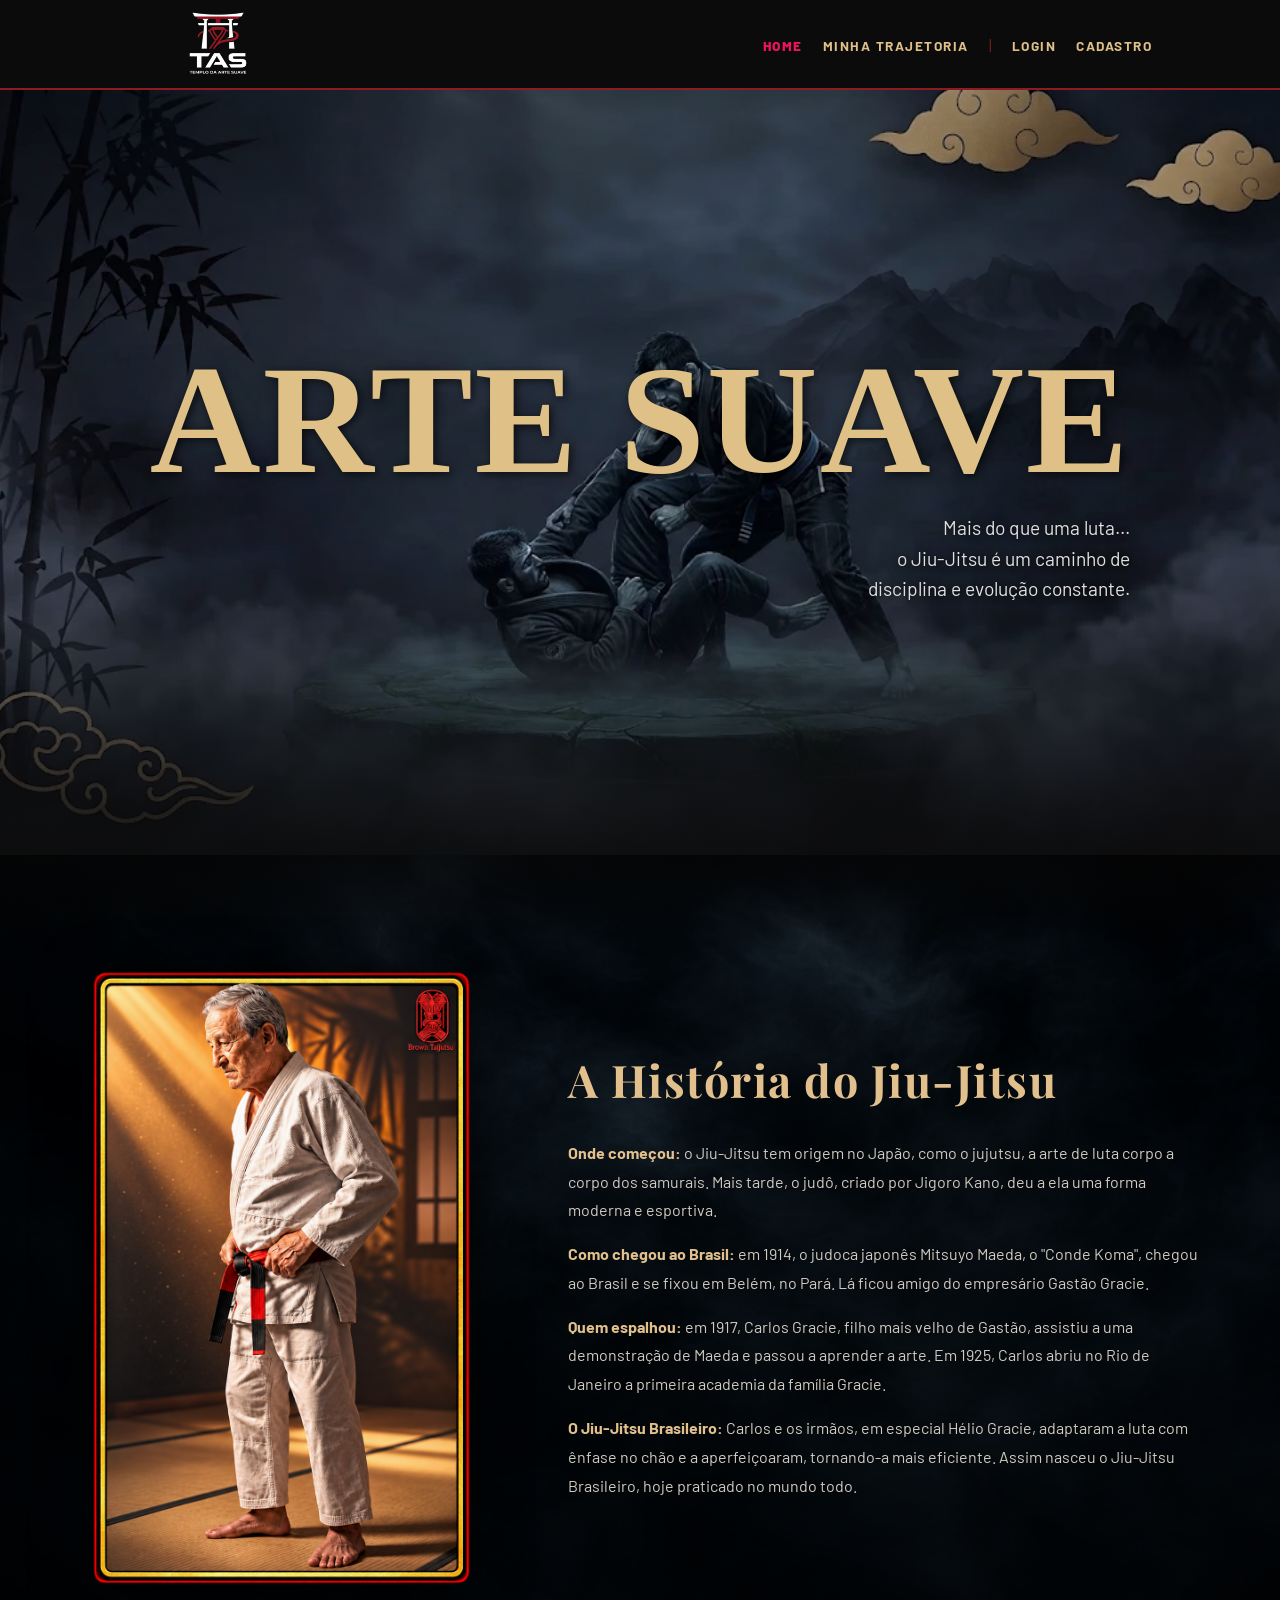
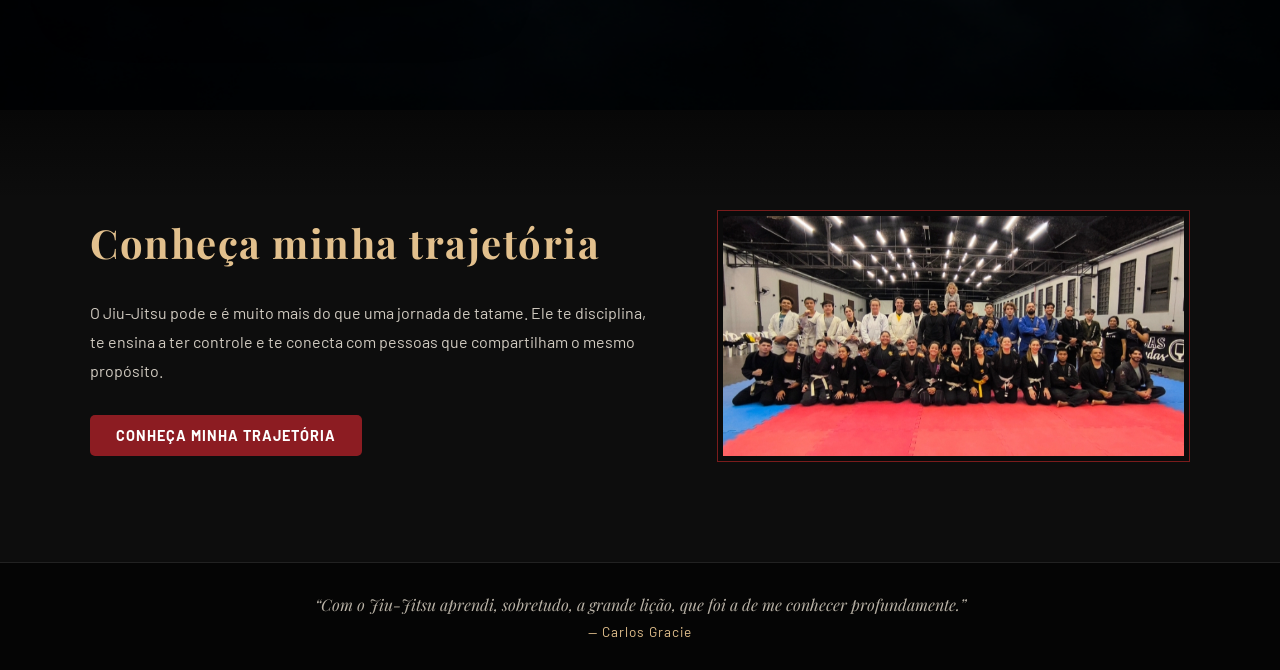
<file: public/index.html>
<!DOCTYPE html>
<html lang="pt-br">

<head>
    <meta charset="UTF-8">
    <meta name="viewport" content="width=device-width, initial-scale=1.0">
    <title>TAS | Templo da Arte Suave</title>
    <link rel="stylesheet" href="./css/base.css">
    <link rel="stylesheet" href="./css/home.css">
</head>

<body>

    <!-- Cabeçalho e Barra de Navegação -->
    <header class="header">
        <div class="container">
            <a href="index.html" class="logo-container">
                <img src="./assets/imgs/logotipo.png" alt="Logo TAS" class="logo-image">
            </a>
            <ul class="navbar">
                <li><a href="index.html" class="agora">Home</a></li>
                <li><a href="minhatrajetoria.html">Minha Trajetoria</a></li>
                <li class="divider">|</li>
                <li><a href="login.html">Login</a></li>
                <li><a href="cadastro.html">Cadastro</a></li>
            </ul>
        </div>
    </header>

    <!-- Banner Principal -->
    <section class="hero-section">
        <div class="hero-overlay"></div>
        <div class="hero-content-wrapper container">
            <div class="hero-text-container">
                <h1 class="hero-title">ARTE SUAVE</h1>
                <p class="hero-subtitle">
                Mais do que uma luta...<br>
                o Jiu-Jitsu é um caminho de<br>
                disciplina e evolução constante.
            </p>
            </div>
        </div>
    </section>

    <!-- Seção: A História do Jiu-Jitsu -->
    <section class="secao-historia">
        <div class="historia-grid">
            <div class="historia-foto">
                <img src="./assets/imgs/carlosgracie.png" alt="Ilustração de um mestre de Jiu-Jitsu">
            </div>
            <div class="historia-texto">
                <h2 class="titulo-secao">A História do Jiu-Jitsu</h2>
                <div class="texto-bloco">
                    <p><b>Onde começou:</b> o Jiu-Jitsu tem origem no Japão, como o jujutsu, a arte de luta corpo a corpo
                        dos samurais. Mais tarde, o judô, criado por Jigoro Kano, deu a ela uma forma moderna e esportiva.</p>
                    <p><b>Como chegou ao Brasil:</b> em 1914, o judoca japonês Mitsuyo Maeda, o "Conde Koma", chegou ao
                        Brasil e se fixou em Belém, no Pará. Lá ficou amigo do empresário Gastão Gracie.</p>
                    <p><b>Quem espalhou:</b> em 1917, Carlos Gracie, filho mais velho de Gastão, assistiu a uma
                        demonstração de Maeda e passou a aprender a arte. Em 1925, Carlos abriu no Rio de Janeiro a
                        primeira academia da família Gracie.</p>
                    <p><b>O Jiu-Jitsu Brasileiro:</b> Carlos e os irmãos, em especial Hélio Gracie, adaptaram a luta com
                        ênfase no chão e a aperfeiçoaram, tornando-a mais eficiente. Assim nasceu o Jiu-Jitsu Brasileiro,
                        hoje praticado no mundo todo.</p>
                </div>
            </div>
        </div>
    </section>

    <!-- Seção: Conheça minha trajetória -->
    <section class="secao-conheca">
        <div class="grid-conheca-layout">
            <div class="bloco-texto-pessoal">
                <h2 class="titulo-secao">Conheça minha trajetória</h2>
                <p>O Jiu-Jitsu pode e é muito mais do que uma jornada de tatame. Ele te disciplina, te ensina a ter
                    controle e te conecta com pessoas que compartilham o mesmo propósito.</p>
                <a href="minhatrajetoria.html" class="btn-trajetoria">Conheça minha trajetória</a>
            </div>

            <div class="bloco-midia-kimono">
                <div class="moldura-estrita">
                    <!-- COLOQUE AQUI a foto (Unsplash): src="assets/imgs/NOME-DA-FOTO.jpg" -->
                    <img class="foto-conheca" src="./assets/imgs/tatame01.jpg" alt="trajetoriatiago">
                </div>
            </div>
        </div>
    </section>

    <!-- Rodapé: frase do Carlos Gracie -->
    <footer class="footer-tas footer-frase">
        <p class="frase">“Com o Jiu-Jitsu aprendi, sobretudo, a grande lição, que foi a de me conhecer profundamente.”</p>
        <span class="frase-autor">— Carlos Gracie</span>
    </footer>

</body>

</html>
</file>
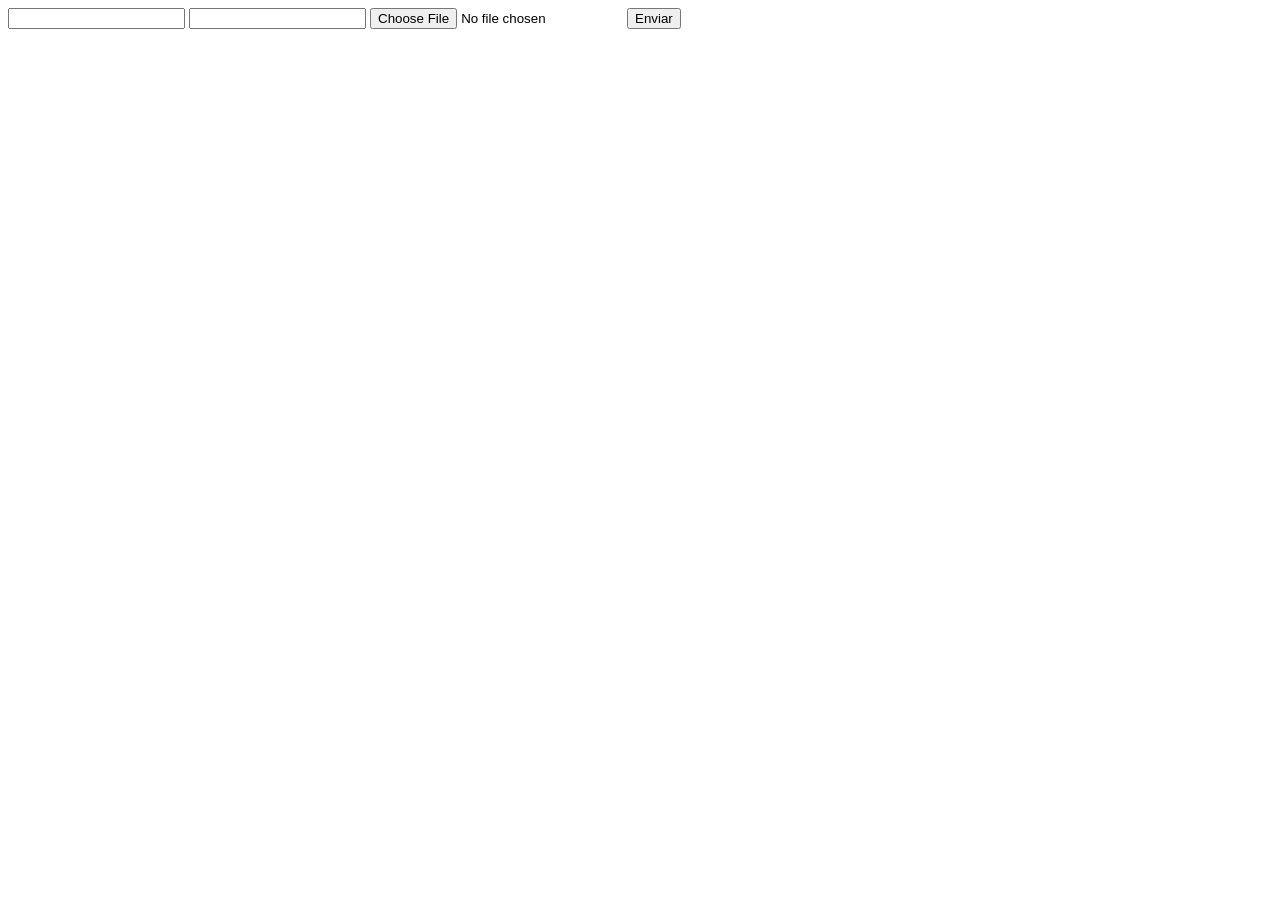
<file: DOCUMENTOS_DE_APOIO/exemplo_de_upload_de_arquivo/public/index.html>
<!DOCTYPE html>
<html lang="en">

<head>
  <meta charset="UTF-8">
  <meta http-equiv="X-UA-Compatible" content="IE=edge">
  <meta name="viewport" content="width=device-width, initial-scale=1.0">
  <title>Upload</title>
</head>

<body>

  <div>
    <input name="nome" id="nome" type="text" />
    <input name="email" id="email" type="url" />
    <input name="foto" id="foto" type="file" />
    <button onclick="enviar()">Enviar</button>
  </div>

  <div id="container"></div>
</body>

</html>

<script>
  function enviar() {
    const formData = new FormData();
    formData.append('foto', foto.files[0])
    formData.append('nome', nome.value)
    formData.append('email', email.value)

    fetch("/usuarios/cadastro", {
      method: "POST",
      body: formData
    })
      .then(res => {
        window.location = "./perfil.html"
      })
      .catch(err => {
        console.log(err);
      })
  }
</script>
</file>
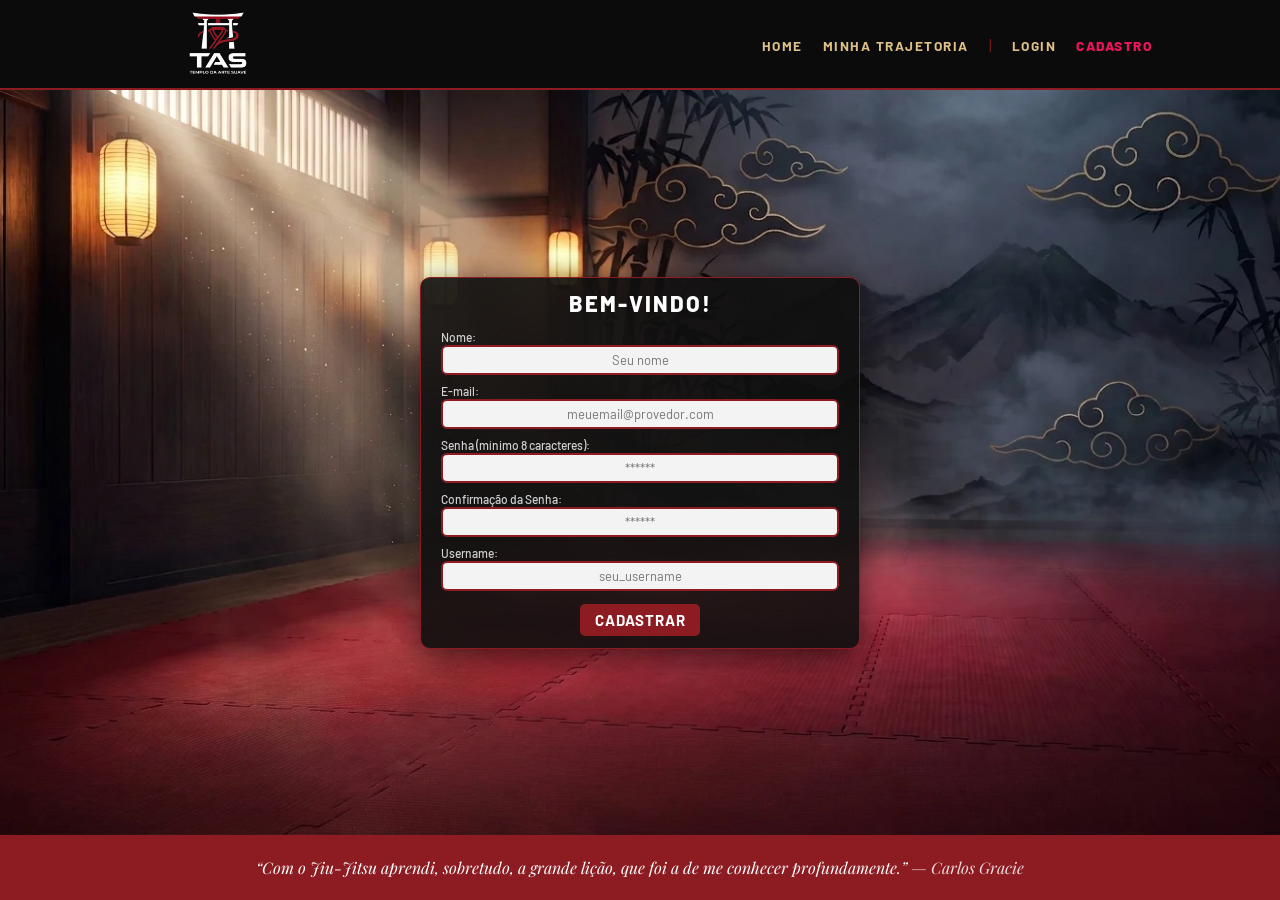
<file: public/cadastro.html>
<!DOCTYPE html>
<html lang="pt-br">

<head>
  <meta charset="UTF-8" />
  <meta http-equiv="X-UA-Compatible" content="IE=edge" />
  <meta name="viewport" content="width=device-width, initial-scale=1.0" />

  <title>TAS | Cadastro</title>

  <script src="./js/sessao.js"></script>

  <link rel="stylesheet" href="./css/base.css">
    <link rel="stylesheet" href="./css/login-cadastro.css">
  <link rel="icon" href="./assets/icon/favicon2.ico" />
  <link rel="preconnect" href="https://fonts.gstatic.com" />
</head>

<body>
  <!--header inicio-->
 
    <div class="header">
        <div class="container">
            <a href="index.html" class="logo-container">
                <img src="./assets/imgs/logotipo.png" alt="Logo TAS" class="logo-image">
            </a>
      <ul class="navbar">
                <li><a href="index.html">Home</a></li>
                <li><a href="minhatrajetoria.html">Minha Trajetoria</a></li>
                <li class="divider">|</li>
                <li><a href="login.html">Login</a></li>
                <li><a href="cadastro.html" class="agora">Cadastro</a></li>
            </ul>
    </div>
  </div>
  <!--header fim-->

  <div class="cadastro">
    <div class="alerta_erro">
      <div class="card_erro" id="cardErro">
        <span id="mensagem_erro"></span>
      </div>
    </div>
    <div class="container">
      <div class="card card-cadastro">
        <h2>Bem-vindo!</h2>
        <div class="formulario">
          <!--
                         Para inserir mais um campo, copie uma das inputs abaixo.
                         Assim que inserir vá para o script abaixo.
                     -->
          <div class="campo">
            <span>Nome:</span>
            <input id="nome_input" type="text" placeholder="Seu nome" />
          </div>
          <div class="campo">
            <span>E-mail:</span>
            <input id="email_input" type="text" placeholder="meuemail@provedor.com" />
          </div>
          <div class="campo">
            <span>Senha (mínimo 8 caracteres):</span>
            <input id="senha_input" type="password" placeholder="******" />
          </div>
          <div class="campo">
            <span>Confirmação da Senha:</span>
            <input id="confirmacao_senha_input" type="password" placeholder="******" />
          </div>
           <div class="campo">
  <span>Username:</span>
  <input id="username_input" type="text" placeholder="seu_username" />
</div>
          <button class="botao" onclick="cadastrar()">Cadastrar</button>
        </div>
        <div id="div_aguardar" class="loading-div">
          <img src="./assets/circle-loading.gif" id="loading-gif" />
        </div>
        <div id="div_erros_login"></div>
      </div>
    </div>
  </div>

  <!--footer inicio-->
  <div class="footer">
    <div class="container">
      <p class="frase">“Com o Jiu-Jitsu aprendi, sobretudo, a grande lição, que foi a de me conhecer profundamente.” <span class="frase-autor-inline">— Carlos Gracie</span></p>
    </div>
  </div>
  <!--footer fim-->
  <!-- O script do cadastro foi movido para js/cadastro.js (regra da senha com 8 ou mais caracteres) -->
  <script src="./js/cadastro.js"></script>

</body>

</html>
</file>
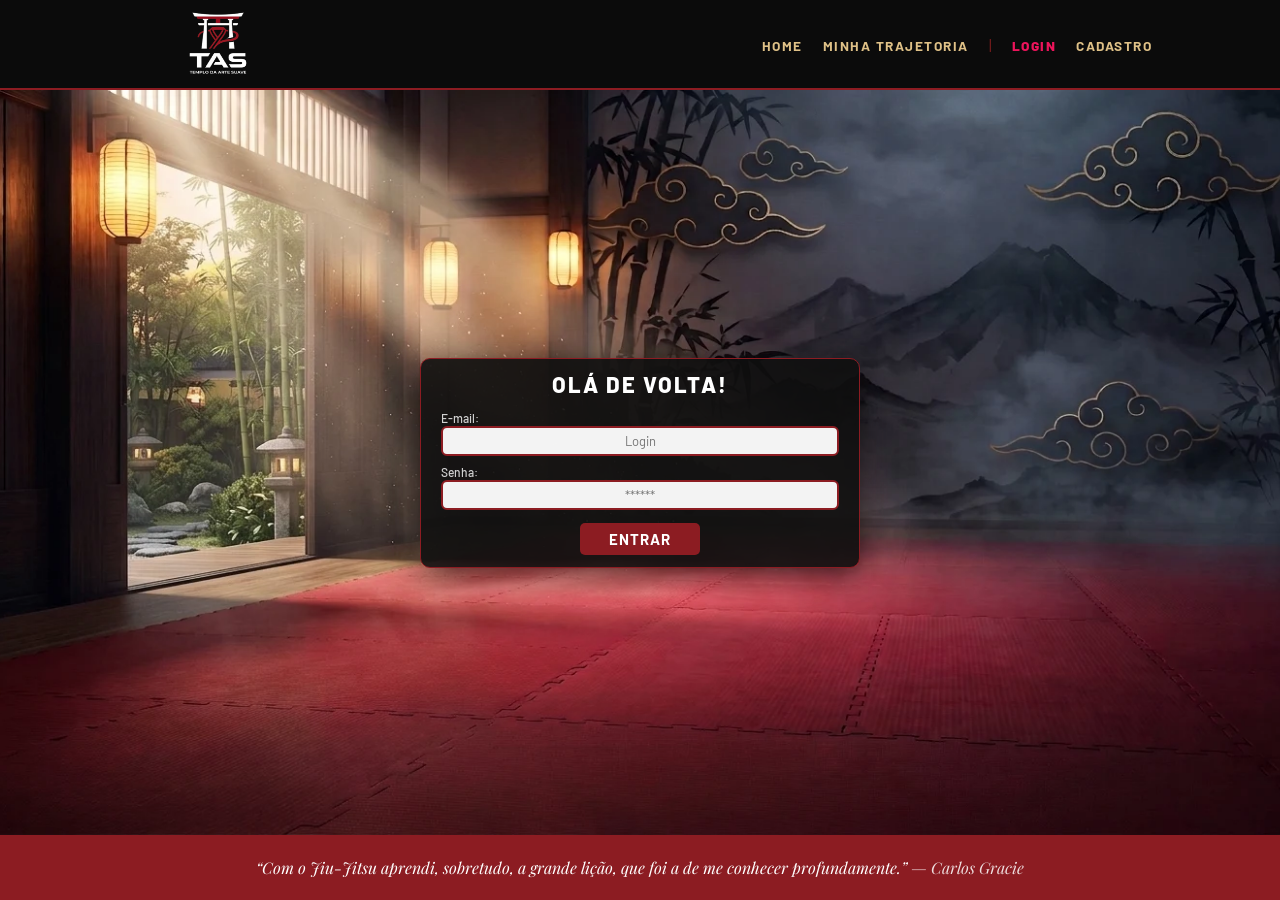
<file: public/login.html>
<!DOCTYPE html>
<html lang="pt-br">

<head>
    <meta charset="UTF-8">
    <meta http-equiv="X-UA-Compatible" content="IE=edge">
    <meta name="viewport" content="width=device-width, initial-scale=1.0">

    <title>TAS | Login</title>

    <script src="./js/sessao.js"></script>

    <link rel="stylesheet" href="./css/base.css">
    <link rel="stylesheet" href="./css/login-cadastro.css">
    <link rel="icon" href="./assets/icon/favicon2.ico">
    <link rel="preconnect" href="https://fonts.gstatic.com">
</head>

<body>

    
    <!--Header-->

    <div class="header">
        <div class="container">
            <a href="index.html" class="logo-container">
                <img src="./assets/imgs/logotipo.png" alt="Logo TAS" class="logo-image">
            </a>
            <ul class="navbar">
                <li><a href="index.html">Home</a></li>
                <li><a href="minhatrajetoria.html">Minha Trajetoria</a></li>
                <li class="divider">|</li>
                <li><a href="login.html" class="agora">Login</a></li>
                <li><a href="cadastro.html">Cadastro</a></li>
            </ul>
        </div>
    </div>


    <div class="login">
        <div class="alerta_erro">
            <div class="card_erro" id="cardErro">
                <span id="mensagem_erro"></span>
            </div>
        </div>
        <div class="container">
            <div class="card card-login">
                <h2>Olá de volta!</h2>
                <div class="formulario">
                    <div class="campo">
                        <span>E-mail:</span>
                        <input id="email_input" type="text" placeholder="Login">
                    </div>
                    <div class="campo">
                        <span>Senha:</span>
                        <input id="senha_input" type="password" placeholder="******">
                    </div>
                    <button class="botao" id="btn_entrar" onclick="entrar()">Entrar</button>
                </div>

                <div id="div_aguardar" class="loading-div">
                    <img src="./assets/circle-loading.gif" id="loading-gif">
                </div>

                <div id="div_erros_login"></div>
            </div>
        </div>
    </div>

    <!--footer inicio-->
    <div class="footer">
        <div class="container">
            <p class="frase">“Com o Jiu-Jitsu aprendi, sobretudo, a grande lição, que foi a de me conhecer profundamente.” <span class="frase-autor-inline">— Carlos Gracie</span></p>
        </div>
    </div>
    <!--footer fim-->

    <!-- O script do login foi movido para js/login.js (regra de 4 tentativas com vetor e for) -->
    <script src="./js/login.js"></script>

</body>

</html>
</file>
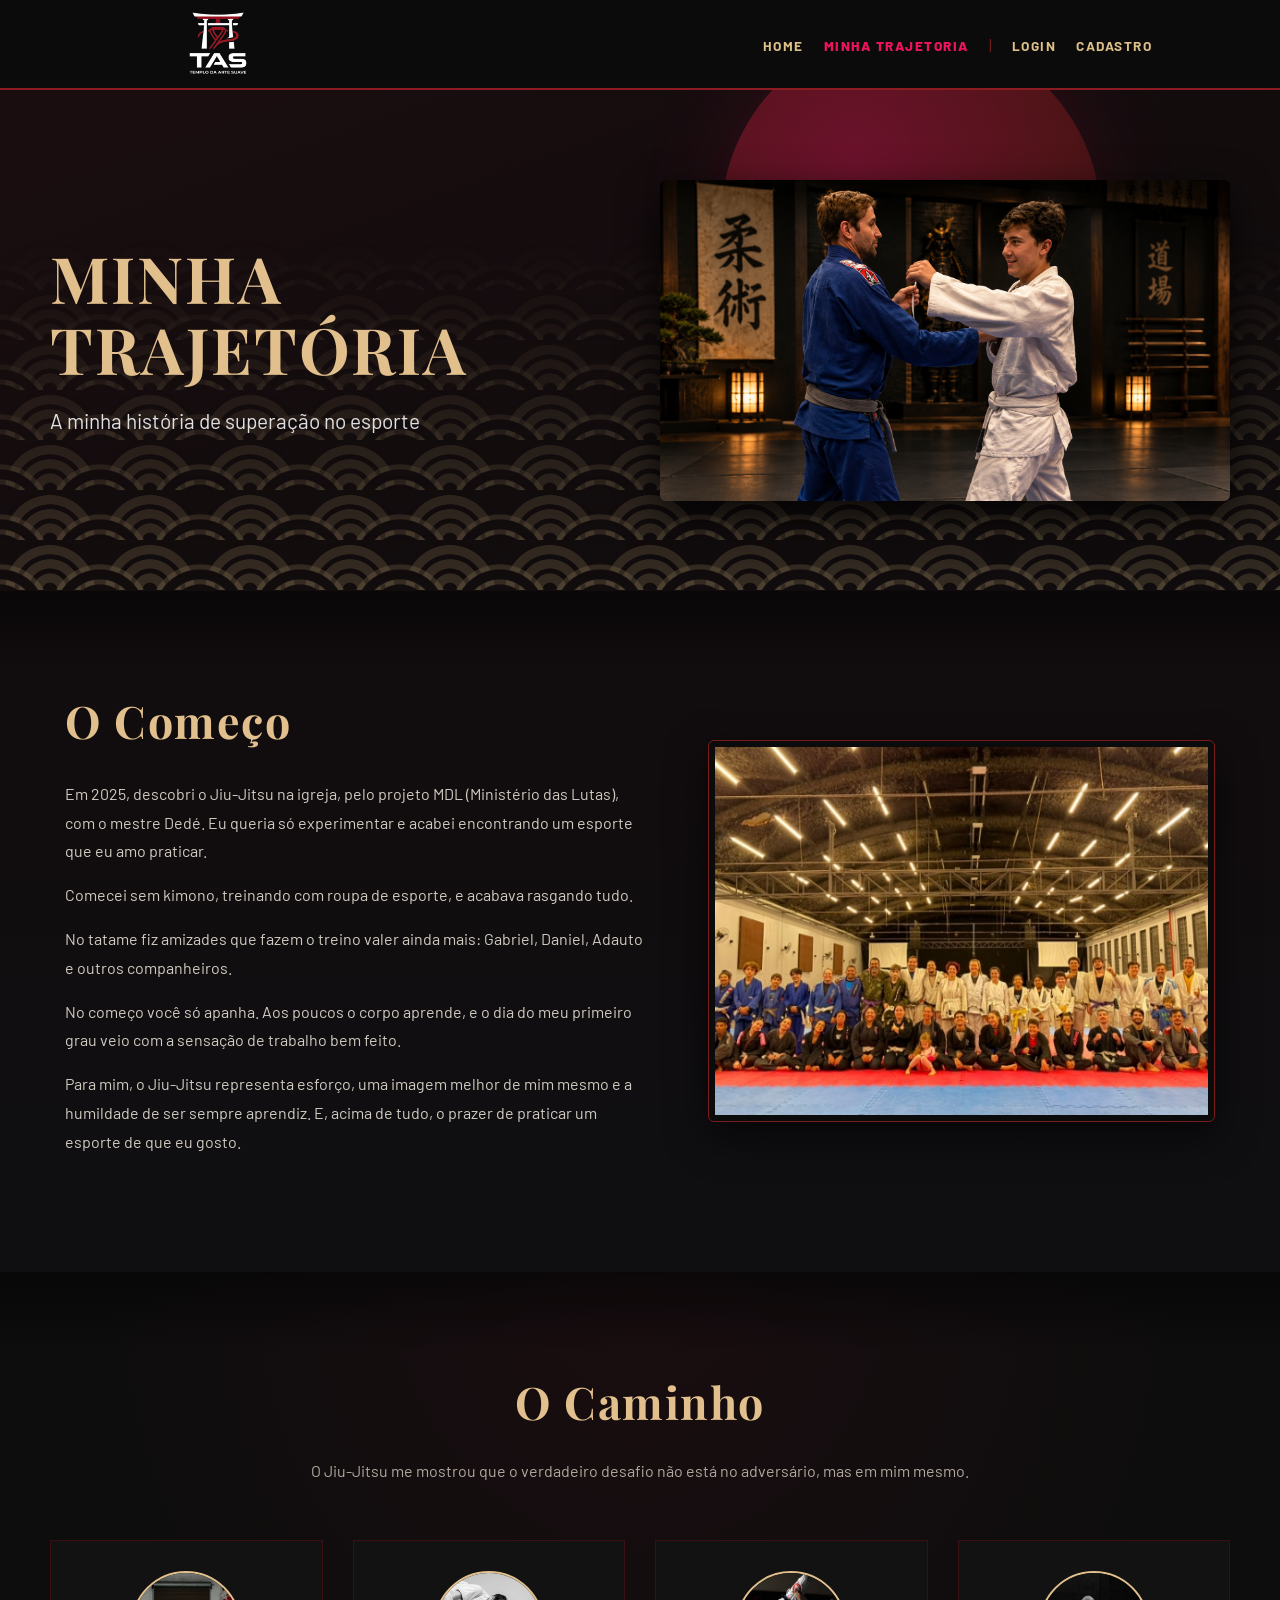
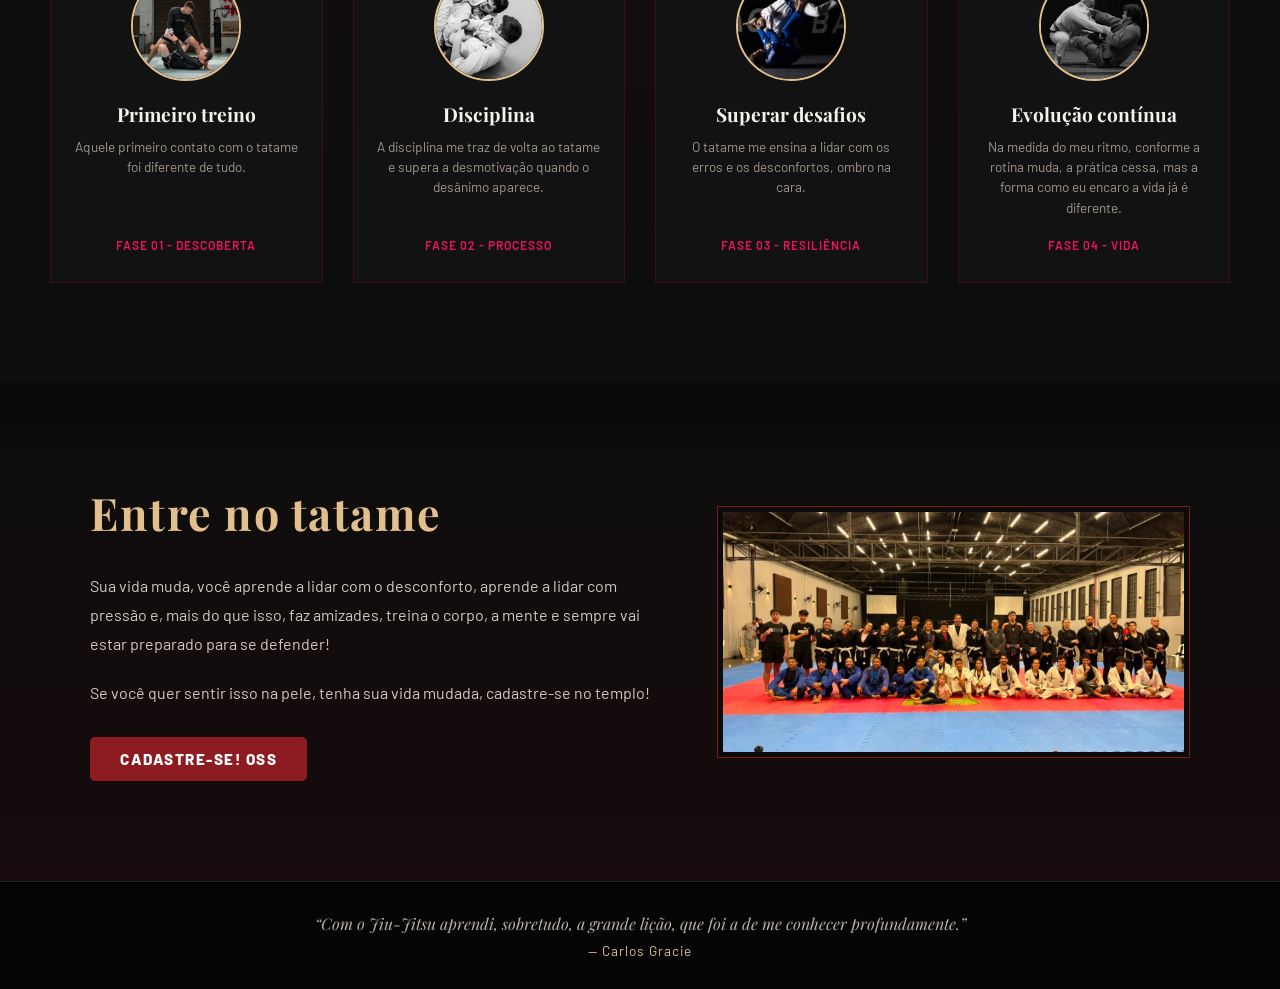
<file: public/minhatrajetoria.html>
<!DOCTYPE html>
<html lang="pt-BR">
<head>
    <meta charset="UTF-8">
    <meta name="viewport" content="width=device-width, initial-scale=1.0">
    <title>TAS - Minha Trajetória</title>
    <link rel="stylesheet" href="./css/base.css">
    <link rel="stylesheet" href="./css/trajetoria.css">
</head>
<body>

    <!-- NAVBAR PADRÃO TAS -->
    <div class="header">
      <div class="container">
        <a href="index.html" class="logo-container">
          <img src="./assets/imgs/logotipo.png" alt="Logotipo Templo da Arte Suave" class="logo-image">
        </a>
        <ul class="navbar">
            <li><a href="index.html">Home</a></li>
            <li><a href="minhatrajetoria.html" class="agora">Minha Trajetoria</a></li>
            <li class="divider">|</li>
            <li><a href="login.html">Login</a></li>
            <li><a href="cadastro.html">Cadastro</a></li>
        </ul>
      </div>
    </div>

    <!-- TOPO: fundo com elementos orientais feitos só em CSS (ondas "seigaiha" e sol nascente) -->
    <section class="hero-trajetoria">
        <div class="hero-sol"></div>
        <div class="hero-ondas"></div>
        <div class="hero-content">
            <h1 class="hero-title">MINHA TRAJETÓRIA</h1>
            <p class="hero-subtitle">A minha história de superação no esporte</p>
        </div>
        <div class="hero-image-container">
            <img src="./assets/imgs/praticante_hero.jpg" alt="Praticante de Jiu-Jitsu focado" class="hero-img">
        </div>
    </section>

    <!-- O COMEÇO: texto à esquerda e a sua foto dos primeiros treinos à direita -->
    <section class="secao-comeco">
        <div class="comeco-grid">
            <div class="comeco-texto">
                <h2 class="titulo-secao">O Começo</h2>
                <div class="texto-bloco">
                    <p>Em 2025, descobri o Jiu-Jitsu na igreja, pelo projeto MDL (Ministério das Lutas), com o
                        mestre Dedé. Eu queria só experimentar e acabei encontrando um esporte que eu amo praticar.</p>
                    <p>Comecei sem kimono, treinando com roupa de esporte, e acabava rasgando tudo.</p>
                    <p>No tatame fiz amizades que fazem o treino valer ainda mais: Gabriel, Daniel, Adauto e outros
                        companheiros.</p>
                    <p>No começo você só apanha. Aos poucos o corpo aprende, e o dia do meu primeiro grau veio com a
                        sensação de trabalho bem feito.</p>
                    <p>Para mim, o Jiu-Jitsu representa esforço, uma imagem melhor de mim mesmo e a humildade de ser
                        sempre aprendiz. E, acima de tudo, o prazer de praticar um esporte de que eu gosto.</p>
                </div>
            </div>
            <!-- COLOQUE AQUI a sua foto dos primeiros treinos: src="assets/imgs/NOME-DA-FOTO.jpg" -->
            <div class="comeco-foto">
                <img src="./assets/imgs/primeirotreino.jpg" alt="Meus primeiros treinos" onerror="this.parentElement.classList.add('vazio'); this.remove();">
            </div>
        </div>
    </section>

    <!-- O CAMINHO (fotos de banco de imagens, em círculo) -->
    <section class="secao-caminho">
        <h2 class="titulo-secao">O Caminho</h2>
        <p class="subtitulo-central">O Jiu-Jitsu me mostrou que o verdadeiro desafio não está no adversário, mas em mim mesmo.</p>

        <div class="grid-caminho">
            <div class="card-caminho">
                <!-- COLOQUE AQUI a foto (Unsplash): src="assets/imgs/NOME-DA-FOTO.jpg" -->
                <img class="circulo-img" src="./assets/imgs/unsplash01.avif" alt="Primeiro treino">
                <h3>Primeiro treino</h3>
                <p>Aquele primeiro contato com o tatame foi diferente de tudo.</p>
                <span class="fase-tag">FASE 01 - Descoberta</span>
            </div>

            <div class="card-caminho">
                <!-- COLOQUE AQUI a foto (Unsplash): src="assets/imgs/NOME-DA-FOTO.jpg" -->
                <img class="circulo-img" src="./assets/imgs/unsplash02.avif" alt="Disciplina">
                <h3>Disciplina</h3>
                <p>A disciplina me traz de volta ao tatame e supera a desmotivação quando o desânimo aparece.</p>
                <span class="fase-tag">FASE 02 - Processo</span>
            </div>

            <div class="card-caminho">
                <!-- COLOQUE AQUI a foto (Unsplash): src="assets/imgs/NOME-DA-FOTO.jpg" -->
                <img class="circulo-img" src="./assets/imgs/unsplash03.avif" alt="Superar desafios">
                <h3>Superar desafios</h3>
                <p>O tatame me ensina a lidar com os erros e os desconfortos, ombro na cara.</p>
                <span class="fase-tag">FASE 03 - Resiliência</span>
            </div>

            <div class="card-caminho">
                <!-- COLOQUE AQUI a foto (Unsplash): src="assets/imgs/NOME-DA-FOTO.jpg" -->
                <img class="circulo-img" src="./assets/imgs/unsplash04.avif" alt="Evolução contínua">
                <h3>Evolução contínua</h3>
                <p>Na medida do meu ritmo, conforme a rotina muda, a prática cessa, mas a forma como eu encaro   a vida já é diferente.</p>
                <span class="fase-tag">FASE 04 - Vida</span>
            </div>
        </div>
    </section>

    <!-- ENTRE NO TATAME -->
    <section class="secao-entre">
        <div class="grid-entre-layout">
            <div class="bloco-texto-pessoal">
                <h2 class="titulo-secao">Entre no tatame</h2>
                <p>Sua vida muda, você aprende a lidar com o desconforto, aprende a lidar com pressão e, mais do que
                    isso, faz amizades, treina o corpo, a mente e sempre vai estar preparado para se defender!</p>
                <p>Se você quer sentir isso na pele, tenha sua vida mudada, cadastre-se no templo!</p>
                <a href="cadastro.html" class="btn-cadastro">Cadastre-se! OSS</a>
            </div>

            <div class="bloco-midia-kimono">
                <div class="moldura-estrita">
                    <!-- COLOQUE AQUI a foto (Unsplash): src="assets/imgs/NOME-DA-FOTO.jpg" -->
                    <img class="foto-entre" src="./assets/imgs/tatame03.jpg" alt="Tatame de Jiu-Jitsu">
                </div>
            </div>
        </div>
    </section>

    <!-- RODAPÉ: frase do Carlos Gracie -->
    <footer class="footer-tas footer-frase">
        <p class="frase">“Com o Jiu-Jitsu aprendi, sobretudo, a grande lição, que foi a de me conhecer profundamente.”</p>
        <span class="frase-autor">— Carlos Gracie</span>
    </footer>

</body>
</html>
</file>
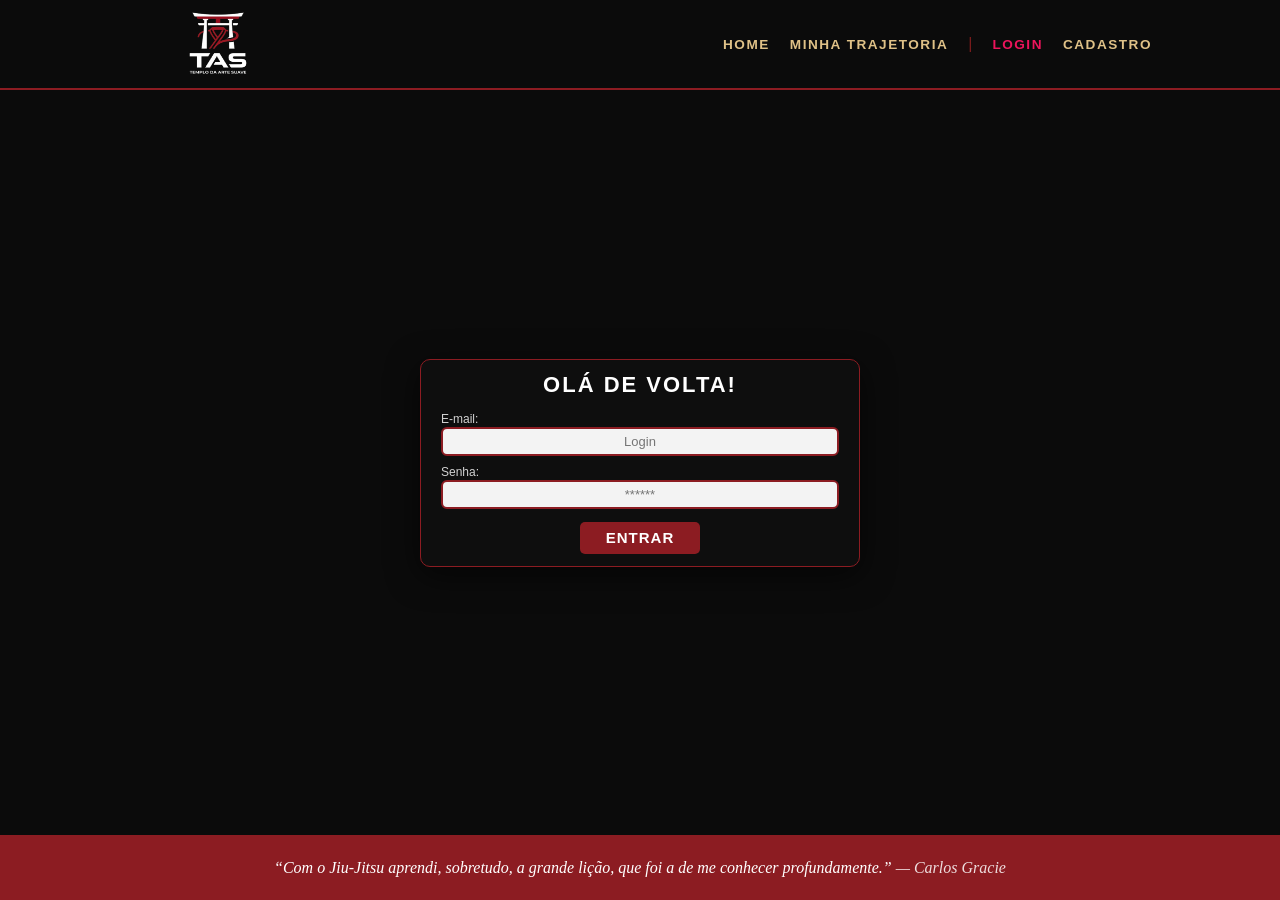
<file: public/dashboard/bemvindo.html>
<!DOCTYPE html>
<html lang="pt-br">

<head>
    <meta charset="UTF-8">
    <meta http-equiv="X-UA-Compatible" content="IE=edge">
    <meta name="viewport" content="width=device-width, initial-scale=1.0">

    <title>TAS | Bem-vindo</title>

    <script src="../js/sessao.js"></script>

    <link rel="stylesheet" href="../css/base.css">
    <link rel="stylesheet" href="../css/painel.css">
    <link rel="stylesheet" href="../css/bemvindo.css">
    <link rel="icon" href="../assets/icon/favicon2.ico">
</head>

<body class="painel-body" onload="validarSessao();">

    <div class="painel-layout">

    <!-- Menu lateral -->
    <aside class="sidebar">
        <nav class="sidebar-menu">
            <a href="../index.html" class="sidebar-logo">
                <img src="../assets/imgs/logotipo.png" alt="Logo TAS" class="logo-image">
            </a>
            <a href="bemvindo.html" class="sidebar-item ativo">Bem-vindo</a>
            <a href="treino.html" class="sidebar-item">Treino</a>
            <a href="mural.html" class="sidebar-item">Mural</a>
            <div class="sidebar-user">
                <span>Olá,</span>
                <strong id="b_usuario">usuário</strong>
            </div>
            <a href="#" class="sidebar-item sair" onclick="limparSessao(); return false;">Sair</a>
        </nav>
    </aside>

    <main class="painel-main">

        <div class="painel-titulo">
            <h1>Bem-vindo ao templo, OSS!</h1>
            <p>Obrigado por fazer parte do templo. Aqui você acompanha, semana a semana, como está a sua evolução no
                Jiu-Jitsu. Veja como tudo funciona.</p>
        </div>

        <!-- 1. A lógica, em passos -->
        <section class="painel-card">
            <h2>Como funciona <small>em 4 passos</small></h2>
            <ol class="passos">
                <li class="passo atual">
                    <span class="passo-num">1</span>
                    <h3>Bem-vindo</h3>
                    <p>Você está aqui. Entenda a lógica antes de começar.</p>
                </li>
                <li class="passo">
                    <span class="passo-num">2</span>
                    <h3>Treino: escolha o perfil</h3>
                    <p>Como entusiasta, você escolhe na aba <a href="treino.html">Treino</a> o perfil que combina com a
                        sua rotina: Leve, Moderado ou Árduo.</p>
                </li>
                <li class="passo">
                    <span class="passo-num">3</span>
                    <h3>Registre a semana</h3>
                    <p>Ainda na aba Treino, você informa quantos treinos fez na semana.</p>
                </li>
                <li class="passo">
                    <span class="passo-num">4</span>
                    <h3>Mural: veja a evolução</h3>
                    <p>O <a href="mural.html">Mural</a> transforma os seus registros em faixa, metas e gráficos.</p>
                </li>
            </ol>
        </section>
    </main>

    </div>

    <footer class="footer-tas footer-frase">
        <p class="frase">“Com o Jiu-Jitsu aprendi, sobretudo, a grande lição, que foi a de me conhecer profundamente.”</p>
        <span class="frase-autor">— Carlos Gracie</span>
    </footer>

</body>

</html>
</file>
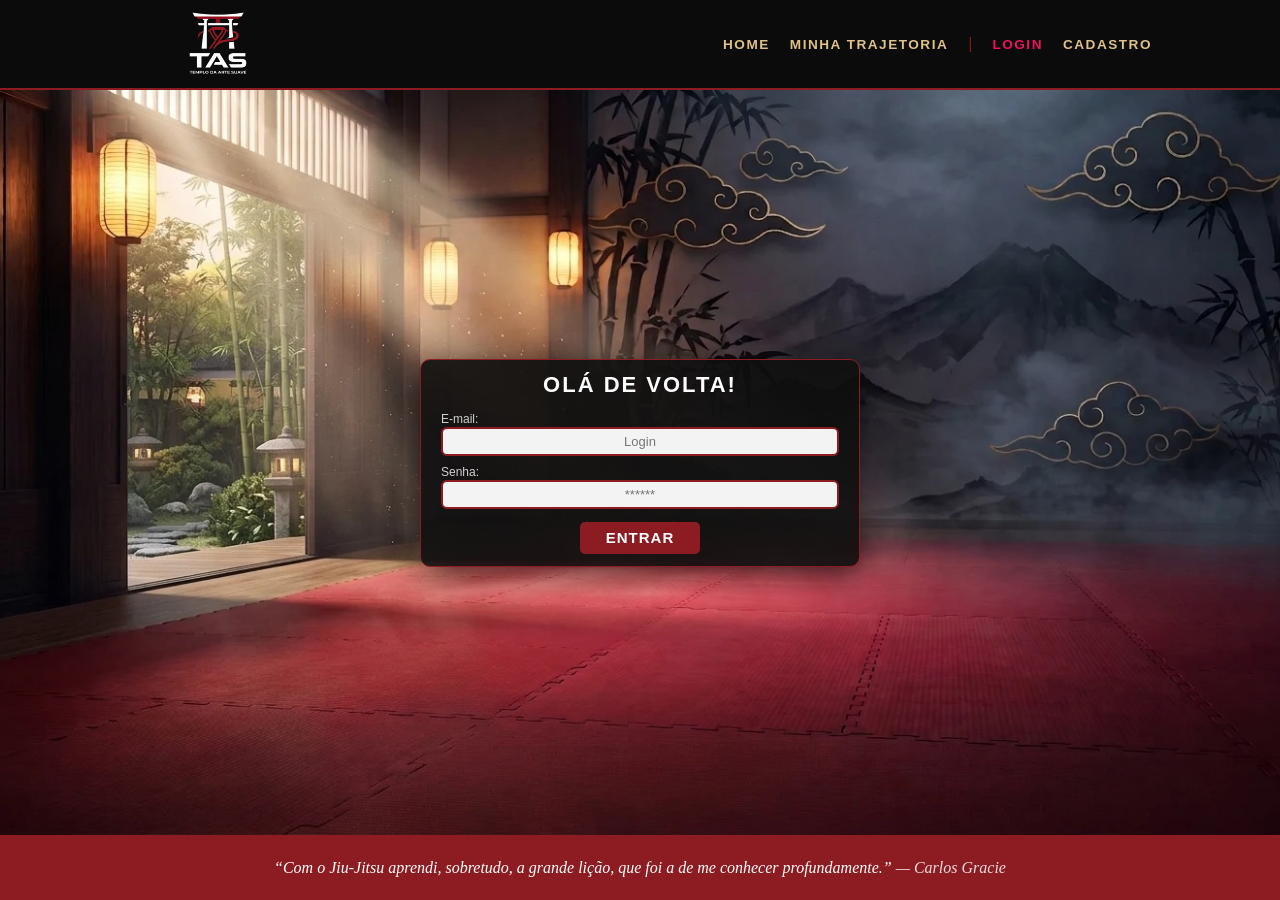
<file: public/dashboard/treino.html>
<!DOCTYPE html>
<html lang="pt-br">

<head>
    <meta charset="UTF-8">
    <meta http-equiv="X-UA-Compatible" content="IE=edge">
    <meta name="viewport" content="width=device-width, initial-scale=1.0">

    <title>TAS | Treino</title>

    <script src="../js/sessao.js"></script>
    <script src="../js/tas-util.js"></script>

    <link rel="stylesheet" href="../css/base.css">
    <link rel="stylesheet" href="../css/painel.css">
    <link rel="stylesheet" href="../css/treino.css">
    <link rel="icon" href="../assets/icon/favicon2.ico">
</head>

<body class="painel-body" onload="validarSessao(); iniciarTreino();">

    <div class="painel-layout">

    <!-- Menu lateral -->
    <aside class="sidebar">
        <nav class="sidebar-menu">
            <a href="../index.html" class="sidebar-logo">
                <img src="../assets/imgs/logotipo.png" alt="Logo TAS" class="logo-image">
            </a>
            <a href="bemvindo.html" class="sidebar-item">Bem-vindo</a>
            <a href="treino.html" class="sidebar-item ativo">Treino</a>
            <a href="mural.html" class="sidebar-item">Mural</a>
            <div class="sidebar-user">
                <span>Olá,</span>
                <strong id="b_usuario">usuário</strong>
            </div>
            <a href="#" class="sidebar-item sair" onclick="limparSessao(); return false;">Sair</a>
        </nav>
    </aside>

    <main class="painel-main">

        <div class="painel-titulo">
            <h1>Treino</h1>
            <p>Escolha o perfil que combina com a sua rotina e registre quantos treinos você fez em cada semana.
                O <a href="mural.html" class="link-mural">Mural</a> usa esses dados para mostrar quanto falta para a próxima faixa.</p>
        </div>

        <!-- 1. Dados pessoais -->
        <section class="painel-card" id="secao_dados">
            <h2>1. Seus dados</h2>
            <div class="dados-form">
                <label class="dados-campo">
                    <span>Nome</span>
                    <input type="text" id="input_nome" maxlength="50" placeholder="Seu nome">
                </label>
                <label class="dados-campo">
                    <span>Data de nascimento</span>
                    <input type="date" id="input_nascimento" onkeyup="avisarIdade()" onchange="avisarIdade()">
                </label>
                <button class="btn-tas secundario" id="btn_salvar_dados" onclick="salvarDados()">Salvar dados</button>
            </div>
            <div class="msg" id="msg_idade"></div>
            <div class="msg" id="msg_dados"></div>
        </section>

        <!-- 2. Escolha do perfil -->
        <section>
            <h2 class="titulo-etapa">2. Escolha seu perfil</h2>
            <div class="perfis-grid" id="perfis_grid">
                <div class="carregando">Carregando perfis...</div>
            </div>
            <div class="msg" id="msg_perfil"></div>
        </section>

        <!-- 3. Progresso semanal (só aparece depois de escolher o perfil) -->
        <section class="painel-card" id="secao_semanas" style="display: none;">
            <h2>3. Progresso semanal <small>semana de domingo a sábado</small></h2>
            <div id="lista_semanas"></div>
            <button class="btn-tas secundario" id="btn_mais_semanas" onclick="alternarSemanasAnteriores()">Semanas anteriores (últimas 4)</button>
            <div class="msg" id="msg_semanas"></div>
        </section>

    </main>

    </div>

    <footer class="footer-tas footer-frase">
        <p class="frase">“Com o Jiu-Jitsu aprendi, sobretudo, a grande lição, que foi a de me conhecer profundamente.”</p>
        <span class="frase-autor">— Carlos Gracie</span>
    </footer>

    <script src="../js/treino.js"></script>
</body>

</html>
</file>
<file: public/css/base.css>
/* ==========================================================================
   BASE.CSS  —  carregado em TODAS as páginas
   Contém só o que é comum ao site inteiro: fontes, variáveis, reset,
   container, cabeçalho/navbar e rodapés.
   NÃO coloque aqui nada que seja específico de uma página.
   ========================================================================== */

@import url('https://fonts.googleapis.com/css2?family=Barlow:ital,wght@0,300;0,400;0,500;0,700;0,800;1,400&family=Inter:wght@300;400;500&family=Playfair+Display:ital,wght@0,400;0,600;0,700;1,400&display=swap');

:root {
  --tamanho-header: 90px;
  --tamanho-footer: 65px;
  --vermelho-tas: #8C1C22;
  --vermelho-vinho: #7a1c1c;
  --crimson-accent: #ED145B;
  --preto-fosco: #0b0b0b;
  --cor-areia: #f5f2eb;
  --dourado-titulo: #e2c08d;
}

/* Reset */
* {
  margin: 0;
  padding: 0;
  box-sizing: border-box;
}

body {
  background-color: var(--preto-fosco);
  color: var(--cor-areia);
  font-family: 'Barlow', 'Inter', sans-serif;
  overflow-x: hidden;
}

h1, h2, h3 {
  font-family: 'Playfair Display', serif;
  color: var(--dourado-titulo);
}

.container {
  display: flex;
  width: 80%;
  margin: auto;
}

/* Título de seção (usado na Home e na Minha Trajetória) */
.titulo-secao {
  font-family: 'Playfair Display', serif;
  color: var(--dourado-titulo);
  font-size: 2.8rem;
  margin-bottom: 30px;
  letter-spacing: 1.5px;
}

/* --------------------------------------------------------------------------
   Cabeçalho e navbar
   -------------------------------------------------------------------------- */
.header {
  height: var(--tamanho-header);
  border-bottom: 2px solid var(--vermelho-tas);
  background-color: var(--preto-fosco);
}

.header .container {
  justify-content: space-between;
  align-items: center;
  height: 100%;
}

.logo-container {
  display: inline-flex;
  align-items: center;
  text-decoration: none;
  height: 100%;
  gap: 10px;
}

.logo-image {
  height: 90px;
  width: 180px;
  display: block;
}

.navbar {
  display: flex;
  align-items: center;
  justify-content: space-between;
  gap: 20px;
  list-style: none;
  color: #dfc187;
}

.navbar a,
.header a {
  font-family: 'Barlow', sans-serif;
  font-weight: 700;
  text-transform: uppercase;
  text-decoration: none;
  color: #dfc187;
  font-size: 0.85rem;
  letter-spacing: 1.5px;
  white-space: nowrap;
  transition: color 0.3s;
}

.navbar a:hover {
  color: var(--crimson-accent);
}

/* Link da página atual.
   Precisa de "a.agora" porque ".navbar a" tem mais peso que ".agora" sozinho. */
.navbar a.agora {
  font-weight: 800;
  color: var(--crimson-accent);
}

.divider {
  color: var(--vermelho-vinho);
}

/* --------------------------------------------------------------------------
   Rodapés
   -------------------------------------------------------------------------- */
.footer {                       /* vermelho: login e cadastro */
  background-color: var(--vermelho-tas);
  min-height: var(--tamanho-footer);
  padding: 10px 0;
  color: #fff;
  display: flex;
  font-size: 15px;
}

.footer .container {
  justify-content: center;
  align-items: center;
  text-align: center;
}

.footer-tas {                   /* escuro: home e minha trajetória */
  text-align: center;
  padding: 30px;
  background-color: #050505;
  border-top: 1px solid #222;
  font-size: 0.8rem;
  color: #666;
}

/* Frase do Carlos Gracie: usada no rodapé de TODAS as páginas */
.footer .frase {                /* rodapé vermelho (login e cadastro) */
  font-family: 'Playfair Display', serif;
  font-style: italic;
  font-size: 1rem;
  line-height: 1.5;
}

.footer-frase {                 /* rodapé escuro com frase (home, trajetória, bem-vindo, treino, mural) */
  display: flex;
  flex-direction: column;
  align-items: center;
  gap: 6px;
  padding: 30px 20px;
}

.footer-frase .frase {
  max-width: 760px;
  font-family: 'Playfair Display', serif;
  font-style: italic;
  font-size: 1rem;
  line-height: 1.5;
  color: #b9b2a6;
}

.footer-frase .frase-autor {
  font-size: 0.85rem;
  letter-spacing: 1px;
  color: var(--dourado-titulo);
}

@media (max-width: 900px) {
  .header .container,
  .navbar {
    padding: 10px 20px;
  }
}
</file>
<file: public/css/home.css>
/* ==========================================================================
   HOME.CSS  —  usado só em home.html  (carregar DEPOIS do base.css)
   ========================================================================== */

.hero-section {
  position: relative;
  width: 100%;
  min-height: 85vh;
  background: url('../assets/imgs/imagemfundo-home.jpg') no-repeat center center;
  background-size: cover;
  display: flex;
  align-items: center;
  justify-content: center;
  padding: 40px 20px;
  overflow: hidden;
}

.hero-overlay {
  position: absolute;
  inset: 0;
  z-index: 1;
  background: linear-gradient(to bottom, rgba(0, 0, 0, 0.35), rgba(0, 0, 0, 0.1) 60%, rgba(11, 11, 11, 0.9));
}

.hero-content-wrapper {
  position: relative;
  z-index: 2;
  /* acima do overlay; cria o contexto das camadas abaixo */
  display: grid;
  place-items: start center;
  width: 100%;
  max-width: 1200px;
}

.hero-text-container,
.hero-fighters-img {
  grid-area: 1 / 1;
  /* mesma célula = sobreposição */
}

.hero-text-container {
  justify-self: center;
}

/* Camada 1: título (atrás) */
.hero-title {
  position: relative;
  z-index: 1;
  font-family: 'Times New Roman', serif;
  font-size: clamp(3.5rem, 12vw, 10rem);
  font-weight: bold;
  color: #dfc187;
  letter-spacing: 2px;
  margin: 0 0 12px 0;
  line-height: 1.05;
  text-shadow: 2px 2px 10px rgba(0, 0, 0, 0.7);
  white-space: nowrap;
}

/* Camada 2: lutadores (na frente do título) */
.hero-fighters-img {
  position: relative;
  z-index: 2;
  justify-self: center;
  align-self: start;
  pointer-events: none;
  /* ajuste fino: negativo sobe, positivo desce */
  transform: translateY(var(--deslocamento-lutadores, 0px));
}

.hero-fighters-img img {
  display: block;
  width: clamp(320px, 55vw, 760px);
  height: auto;
  filter: drop-shadow(0 10px 25px rgba(0, 0, 0, 0.7));
}

/* Camada 3: subtítulo (acima de tudo, para continuar legível) */
.hero-subtitle {
  position: relative;
  z-index: 3;
  font-family: 'Barlow', sans-serif;
  font-size: 1.2rem;
  color: #e0e0e0;
  line-height: 1.6;
  text-align: right;
  max-width: 350px;
  margin-left: auto;
  text-shadow: 1px 1px 6px rgba(0, 0, 0, 0.8);
}

/* --------------------------------------------------------------------------
   Divisórias suaves entre as seções (no lugar da linha vinho):
   um degradê escuro no topo de cada seção, que "derrete" na seção anterior.
   -------------------------------------------------------------------------- */
.secao-historia,
.secao-conheca {
  position: relative;
}

.secao-historia::before,
.secao-conheca::before {
  content: "";
  position: absolute;
  top: 0; left: 0; right: 0;
  height: 90px;
  background: linear-gradient(to bottom, rgba(5, 5, 5, 0.75), transparent);
  pointer-events: none;
  z-index: 1;
}

.titulo-secao { text-align: left; }

.texto-bloco {
  max-width: 650px;
  font-size: 1rem;
  line-height: 1.8;
  color: #d1cbc1;
}

.texto-bloco p { margin-bottom: 15px; }
.texto-bloco b { color: var(--dourado-titulo); }

.subtitulo-central {
  color: #b0a89e;
  margin-bottom: 50px;
  font-size: 1rem;
  text-align: center;
}

/* --------------------------------------------------------------------------
   A HISTÓRIA DO JIU-JITSU  (foto grande, à esquerda, perto da borda mas sem encostar)
   -------------------------------------------------------------------------- */
.secao-historia {
  padding: 90px 0;
  background:
    linear-gradient(rgba(0, 0, 0, 0.6), rgba(0, 0, 0, 0.72)),
    url('../assets/imgs/carlosgraciefundo.jpg') center center / cover no-repeat;
}

.historia-grid {
  position: relative;
  z-index: 2;
  display: grid;
  grid-template-columns: minmax(300px, 40%) 1fr;
  gap: 56px;
  align-items: center;
  padding: 0 6% 0 4%;          /* 4% à esquerda: perto da borda, sem encostar */
}

.historia-foto img {
  display: block;
  width: 100%;
  max-width: 560px;
  height: auto;
  filter: drop-shadow(0 12px 28px rgba(0, 0, 0, 0.75));
}

/* --------------------------------------------------------------------------
   CONHEÇA MINHA TRAJETÓRIA
   -------------------------------------------------------------------------- */
.secao-conheca {
  padding: 100px 50px;
  background-color: #0d0d0d;
}

.grid-conheca-layout {
  position: relative;
  z-index: 2;
  display: grid;
  grid-template-columns: 1.2fr 1fr;
  gap: 60px;
  max-width: 1100px;
  margin: 0 auto;
  align-items: center;
}

.bloco-texto-pessoal .titulo-secao { font-size: 2.5rem; }

.bloco-texto-pessoal p {
  font-size: 1rem;
  line-height: 1.8;
  color: #d1cbc1;
  margin-bottom: 20px;
}

.btn-trajetoria {
  display: inline-block;
  margin-top: 10px;
  padding: 12px 26px;
  background-color: var(--vermelho-tas);
  color: #fff;
  text-decoration: none;
  font-weight: 700;
  font-size: 0.9rem;
  letter-spacing: 1px;
  text-transform: uppercase;
  border-radius: 5px;
  transition: background-color 0.3s;
}

.btn-trajetoria:hover { background-color: #b0232a; }

.bloco-midia-kimono { display: flex; flex-direction: column; gap: 20px; }

.moldura-estrita {
  border: 1px solid var(--vermelho-vinho);
  padding: 5px;
  background-color: var(--preto-fosco);
}

.foto-conheca {
  display: block;
  width: 100%;
  height: 240px;
  object-fit: cover;
  background-color: #1a1a1a;
}

/* --------------------------------------------------------------------------
   Responsivo
   -------------------------------------------------------------------------- */
@media (max-width: 900px) {
  .historia-grid,
  .grid-conheca-layout { grid-template-columns: 1fr; }

  .historia-grid { padding: 0 6%; gap: 30px; }
  .historia-foto img { margin: 0 auto; max-width: 340px; }
  .secao-conheca { padding: 80px 24px; }
  .bloco-texto-pessoal { text-align: center; }
  .bloco-texto-pessoal .titulo-secao { text-align: center; }
}
</file>
<file: public/css/login-cadastro.css>
/* ==========================================================================
   LOGIN-CADASTRO.CSS  —  usado só em login.html e cadastro.html
   (carregar DEPOIS do base.css)
   ========================================================================== */

/* Área de fundo (altura da tela menos header e footer) */
.login,
.cadastro {
  min-height: calc(100vh - var(--tamanho-header) - var(--tamanho-footer));
  background-size: cover;
  /* "top": mostra a parte de cima da foto, para o rosto aparecer (antes era center center) */
  background-position: 30% top;
  background-repeat: no-repeat;
  display: flex;
  align-items: center;
  justify-content: center;
}

.login    { background-image: url('../assets/imgs/fundologin.jpg'); }
.cadastro { background-image: url('../assets/imgs/fundocadastro.jpg'); }

.login .container,
.cadastro .container {
  width: 100%;
  height: 100%;
  justify-content: center;
  align-items: center;
  padding: 40px 0;
}

/* Cartão do formulário */
.card {
  width: 100%;
  max-width: 440px;
  background-color: rgba(15, 15, 15, 0.9);
  border: 1px solid var(--vermelho-tas);
  border-radius: 10px;
  display: flex;
  align-items: center;
  justify-content: center;
  flex-direction: column;
  color: #ffffff;
  max-height: 76vh;
  overflow-y: auto;
  padding: 12px 20px;
  box-shadow: 0 8px 32px 0 rgba(0, 0, 0, 0.6);
}

.card h2 {
  font-family: 'Barlow', sans-serif;
  font-weight: 800;
  margin: 0 0 12px 0;
  font-size: 22px;
  color: #ffffff;
  text-transform: uppercase;
  letter-spacing: 2px;
}

/* Formulário */
.formulario {
  display: flex;
  width: 100%;
  flex-direction: column;
}

.formulario span {
  font-size: 12px;
  font-weight: 500;
  color: #d1d1d1;
  margin-bottom: 1px;
}

.campo {
  display: flex;
  flex-direction: column;
  padding: 2px 0;
}

/* Antes era "input" solto (afetava o site todo). Agora só dentro do formulário. */
.formulario input {
  border: 2px solid var(--vermelho-tas);
  background-color: rgba(255, 255, 255, 0.95);
  color: #333;
  padding: 5px 8px;
  text-align: center;
  border-radius: 6px;
  margin-bottom: 5px;
  font-family: 'Barlow', sans-serif;
  font-size: 13px;
  outline: none;
}

.formulario input:focus {
  border-color: #d32029;
  box-shadow: 0 0 8px rgba(211, 32, 41, 0.5);
}

.formulario select {
  border: 2px solid var(--vermelho-tas);
  background-color: white;
  color: gray;
  height: 32px;
  text-align: center;
  border-radius: 6px;
  margin-bottom: 5px;
}

.botao {
  cursor: pointer;
  font-family: 'Barlow', sans-serif;
  border: 0;
  border-radius: 5px;
  font-weight: 700;
  font-size: 15px;
  color: #fff;
  background-color: var(--vermelho-tas);
  width: 120px;
  height: 32px;
  align-self: center;
  margin-top: 6px;
  text-transform: uppercase;
  letter-spacing: 1px;
  transition: background-color 0.3s ease;
}

.botao:hover {
  background-color: #b0232a;
}

/* Botão travado (login bloqueado depois das 4 tentativas) */
.botao:disabled {
  opacity: 0.5;
  cursor: not-allowed;
  background-color: #5a1015;
}

/* Alertas de erro e loading */
.alerta_erro {
  display: flex;
  justify-content: flex-end;
}

.card_erro {
  display: none;
  background-color: #fff;
  color: black;
  width: 230px;
  position: fixed;
  border-radius: 4px;
  border: var(--vermelho-tas) 3px solid;
  padding: 10px;
  margin-right: 10%;
}

.card_erro #mensagem_erro {
  font-weight: 500;
  font-size: 20px;
}

.loading-div {
  width: 50px;
  margin: auto;
  display: none;
}

.loading-div img {
  height: 50px;
  width: 50px;
}

#div_erros_login {
  display: none;
  justify-content: center;
  margin-top: 10px;
}

.lista-tentativas {
  text-align: center;
  font-size: 13px;
  line-height: 1.6;
  color: #ffb3b8;
}

.lista-tentativas b { color: #fff; }

/* Frase do Carlos Gracie no rodapé vermelho */
.frase-autor-inline {
  white-space: nowrap;
  opacity: 0.85;
}
</file>
<file: public/css/trajetoria.css>
/* ==========================================================================
   TRAJETORIA.CSS  —  usado só em minhatrajetoria.html
   (carregar DEPOIS do base.css)
   Aqui .hero-title / .hero-subtitle são o título da página, e NÃO o
   "ARTE SUAVE" gigante da Home — por isso eles ficam em arquivos separados.
   ========================================================================== */

/* Divisória suave entre as seções (degradê escuro no topo, no lugar da linha) */
.secao-comeco,
.secao-caminho,
.secao-entre { position: relative; }

.secao-comeco::before,
.secao-caminho::before,
.secao-entre::before {
  content: "";
  position: absolute;
  top: 0; left: 0; right: 0;
  height: 80px;
  background: linear-gradient(to bottom, rgba(5, 5, 5, 0.7), transparent);
  pointer-events: none;
  z-index: 1;
}

/* --------------------------------------------------------------------------
   1. TOPO "MINHA TRAJETÓRIA"
   Fundo simples com elementos orientais feitos só com CSS:
   - .hero-ondas: padrão de ondas japonesas ("seigaiha"), mais forte embaixo
   - .hero-sol: círculo vermelho de sol nascente
   -------------------------------------------------------------------------- */
.hero-trajetoria {
  position: relative;
  overflow: hidden;
  display: grid;
  grid-template-columns: 1fr 1fr;
  align-items: center;
  gap: 40px;
  padding: 90px 50px;
  background: linear-gradient(160deg, #1a0d10 0%, #120c0d 55%, #0e0b0c 100%);
}

.hero-sol {
  position: absolute;
  top: -60px;
  right: 14%;
  width: 380px;
  height: 380px;
  border-radius: 50%;
  background: radial-gradient(circle at 35% 35%, #c2184a 0%, #8C1C22 60%, #5a1218 100%);
  opacity: 0.5;
  box-shadow: 0 0 90px rgba(237, 20, 91, 0.25);
}

.hero-ondas {
  position: absolute;
  inset: 0;
  opacity: 0.55;
  background-color: transparent;
  background-image:
    radial-gradient(circle at 100% 150%, #120c0d 24%, rgba(223, 193, 135, 0.32) 25%, rgba(223, 193, 135, 0.32) 28%, #120c0d 29%, #120c0d 36%, rgba(223, 193, 135, 0.32) 37%, rgba(223, 193, 135, 0.32) 40%, transparent 41%, transparent),
    radial-gradient(circle at 0 150%, #120c0d 24%, rgba(223, 193, 135, 0.32) 25%, rgba(223, 193, 135, 0.32) 28%, #120c0d 29%, #120c0d 36%, rgba(223, 193, 135, 0.32) 37%, rgba(223, 193, 135, 0.32) 40%, transparent 41%, transparent),
    radial-gradient(circle at 50% 100%, #120c0d 10%, rgba(223, 193, 135, 0.32) 11%, rgba(223, 193, 135, 0.32) 23%, #120c0d 24%, #120c0d 30%, rgba(223, 193, 135, 0.32) 31%, rgba(223, 193, 135, 0.32) 43%, #120c0d 44%, #120c0d 50%, rgba(223, 193, 135, 0.32) 51%, rgba(223, 193, 135, 0.32) 63%, #120c0d 64%, #120c0d 71%, transparent 72%, transparent);
  background-size: 100px 50px;
  /* as ondas aparecem embaixo e somem em direção ao topo */
  -webkit-mask-image: linear-gradient(to top, #000 0%, transparent 70%);
  mask-image: linear-gradient(to top, #000 0%, transparent 70%);
  pointer-events: none;
}

.hero-content,
.hero-image-container { position: relative; z-index: 2; }

.hero-title {
  font-family: 'Playfair Display', serif;
  font-size: clamp(2.2rem, 5vw, 4rem);
  color: var(--dourado-titulo);
  letter-spacing: 2px;
  line-height: 1.1;
  margin-bottom: 20px;
}

.hero-subtitle {
  font-family: 'Barlow', sans-serif;
  font-size: 1.3rem;
  color: #e0e0e0;
  line-height: 1.6;
  max-width: 480px;
}

.hero-image-container {
  display: flex;
  justify-content: center;
  width: 100%;
  max-width: 650px;
  margin: 0 auto;
}

.hero-img {
  width: 100%;
  height: auto;
  object-fit: contain;
  border-radius: 6px;
  box-shadow: 0 14px 40px rgba(0, 0, 0, 0.75);
}

/* --------------------------------------------------------------------------
   2. SEÇÃO "O COMEÇO"  (texto à esquerda, foto à direita)
   -------------------------------------------------------------------------- */
.secao-comeco {
  padding: 100px 50px;
  background: linear-gradient(180deg, #120c0d 0%, #0f0f12 100%);
}

.comeco-grid {
  position: relative;
  z-index: 2;
  display: grid;
  grid-template-columns: 1.15fr 1fr;
  gap: 60px;
  align-items: center;
  max-width: 1150px;
  margin: 0 auto;
}

.comeco-texto .titulo-secao { text-align: left; }

.texto-bloco {
  max-width: 650px;
  font-size: 1rem;
  line-height: 1.8;
  color: #d1cbc1;
}

.texto-bloco p { margin-bottom: 15px; }

.comeco-foto {
  min-height: 380px;
  border: 1px solid var(--vermelho-vinho);
  padding: 6px;
  background-color: var(--preto-fosco);
  border-radius: 6px;
  box-shadow: 0 14px 40px rgba(0, 0, 0, 0.6);
}

.comeco-foto img {
  display: block;
  width: 100%;
  height: 100%;
  min-height: 368px;
  object-fit: cover;
}

/* Espaço vazio enquanto a foto não existe */
.comeco-foto.vazio {
  display: flex;
  align-items: center;
  justify-content: center;
  border: 2px dashed #4a2a2e;
  background: rgba(255, 255, 255, 0.02);
  box-shadow: none;
}

.comeco-foto.vazio::after {
  content: "Foto dos primeiros treinos";
  color: #6f6760;
  font-size: 0.9rem;
  letter-spacing: 1px;
  text-transform: uppercase;
}

/* --------------------------------------------------------------------------
   3. SEÇÃO "O CAMINHO"
   As fotos são de banco de imagens (você baixa). Se o arquivo novo ainda
   não existir, aparece a imagem reserva logo depois da vírgula.
   -------------------------------------------------------------------------- */
.secao-caminho {
  padding: 100px 50px;
  background: radial-gradient(ellipse at 50% 0%, #1a0d10 0%, #0d0d0d 65%);
  text-align: center;
}

.subtitulo-central {
  color: #b0a89e;
  margin-bottom: 60px;
  font-size: 1rem;
}

.grid-caminho {
  position: relative;
  z-index: 2;
  display: grid;
  grid-template-columns: repeat(4, 1fr);
  gap: 30px;
  max-width: 1200px;
  margin: 0 auto;
}

.card-caminho {
  background-color: #121212;
  border: 1px solid #3a1015;
  padding: 30px 20px;
  display: flex;
  flex-direction: column;
  align-items: center;
  transition: transform 0.3s, border-color 0.3s;
}

.card-caminho:hover {
  transform: translateY(-5px);
  border-color: var(--crimson-accent);
}

.circulo-img {
  display: block;
  width: 110px;
  height: 110px;
  border-radius: 50%;
  border: 2px solid var(--dourado-titulo);
  margin-bottom: 20px;
  background-color: #1a1a1a;
  object-fit: cover;
}

.card-caminho h3 {
  font-size: 1.2rem;
  margin-bottom: 10px;
  color: var(--cor-areia);
}

.card-caminho p {
  font-size: 0.85rem;
  color: #9e968e;
  line-height: 1.5;
  margin-bottom: 20px;
}

.fase-tag {
  font-size: 0.75rem;
  color: var(--crimson-accent);
  font-weight: 600;
  letter-spacing: 1px;
  text-transform: uppercase;
  margin-top: auto;
}

/* --------------------------------------------------------------------------
   4. SEÇÃO "ENTRE NO TATAME"
   -------------------------------------------------------------------------- */
.secao-entre {
  padding: 100px 50px;
  background: linear-gradient(180deg, #0d0d0d 0%, #170b0d 100%);
}

.grid-entre-layout {
  position: relative;
  z-index: 2;
  display: grid;
  grid-template-columns: 1.2fr 1fr;
  gap: 60px;
  max-width: 1100px;
  margin: 0 auto;
  align-items: center;
}

.bloco-texto-pessoal .titulo-secao { text-align: left; }

.bloco-texto-pessoal p {
  font-size: 1rem;
  line-height: 1.8;
  color: #d1cbc1;
  margin-bottom: 20px;
}

.btn-cadastro {
  display: inline-block;
  margin-top: 10px;
  padding: 13px 30px;
  background-color: var(--vermelho-tas);
  color: #fff;
  text-decoration: none;
  font-weight: 800;
  font-size: 0.95rem;
  letter-spacing: 1.5px;
  text-transform: uppercase;
  border-radius: 5px;
  transition: background-color 0.3s, transform 0.3s;
}

.btn-cadastro:hover { background-color: #b0232a; transform: translateY(-2px); }

.bloco-midia-kimono {
  display: flex;
  flex-direction: column;
  gap: 20px;
}

.moldura-estrita {
  border: 1px solid var(--vermelho-vinho);
  padding: 5px;
  background-color: var(--preto-fosco);
}

.foto-entre {
  display: block;
  width: 100%;
  height: 240px;
  object-fit: cover;
  background-color: #1a1a1a;
}

/* sem src preenchido, a imagem some e fica só o fundo escuro */
.circulo-img[src=""],
.foto-entre[src=""] { visibility: hidden; }

/* --------------------------------------------------------------------------
   Responsivo
   -------------------------------------------------------------------------- */
@media (max-width: 900px) {
  .hero-trajetoria,
  .comeco-grid,
  .grid-entre-layout {
    grid-template-columns: 1fr;
  }
  .hero-trajetoria { text-align: center; padding: 70px 24px; }
  .hero-subtitle { margin: 0 auto; }
  .hero-sol { right: -60px; }
  .secao-comeco, .secao-caminho, .secao-entre { padding: 80px 24px; }
  .comeco-foto { min-height: 260px; }
  .bloco-texto-pessoal { text-align: center; }
  .bloco-texto-pessoal .titulo-secao,
  .comeco-texto .titulo-secao { text-align: center; }
  .grid-caminho { grid-template-columns: 1fr 1fr; }
}

@media (max-width: 560px) {
  .grid-caminho { grid-template-columns: 1fr; }
}
</file>
<file: public/css/painel.css>
/* ==========================================================================
   PAINEL.CSS  —  usado nas páginas logadas (dashboard/treino.html e mural.html)
   Carregar DEPOIS do base.css. Mantém o mesmo visual do site (preto fosco,
   vinho, dourado, Barlow/Playfair) e define os componentes que as duas
   páginas compartilham: fundo, cartões, botões, mensagens e rodapé.
   ========================================================================== */

:root {
  --painel-card: rgba(15, 15, 15, 0.92);
  --painel-borda: var(--vermelho-tas);
  --texto-suave: #b5b0a5;
  --verde: #4caf7a;
  --amarelo: #e0b341;
  --vermelho: #e0525a;
  --azul-faixa: #2f80ed;
  --roxa-faixa: #9b51e0;
  --marrom-faixa: #8b4513;
}

/* Fundo: mesma foto do login, bem escurecida para não competir com os dados */
.painel-body {
  min-height: 100vh;
  display: flex;
  flex-direction: column;
  background:
    linear-gradient(rgba(11, 11, 11, 0.9), rgba(11, 11, 11, 0.96)),
    url('../assets/imgs/fundologin.jpg') center top / cover no-repeat;
}

/* Estrutura: menu lateral + conteúdo */
.painel-layout {
  flex: 1;
  display: flex;
}

.sidebar {
  flex: 0 0 220px;
  background-color: var(--preto-fosco);
  border-right: 2px solid var(--vermelho-tas);
}

.sidebar-menu {
  position: sticky;
  top: 0;
  display: flex;
  flex-direction: column;
  height: 100vh;
  padding: 16px 0 24px;
}

/* Logo no topo da barra */
.sidebar-logo {
  display: flex;
  justify-content: center;
  padding: 0 16px 14px;
  margin-bottom: 14px;
  border-bottom: 2px solid var(--vermelho-tas);
}

.sidebar-logo .logo-image { width: 160px; height: 80px; object-fit: contain; }

/* "Olá, nome" no fim da barra */
.sidebar-user {
  margin-top: auto;
  padding: 14px 26px;
  border-top: 1px solid #262626;
  display: flex;
  flex-direction: column;
  gap: 2px;
}

.sidebar-user span { font-size: 0.8rem; color: var(--texto-suave); }
.sidebar-user strong { font-size: 1.05rem; color: var(--dourado-titulo); word-break: break-word; }

.sidebar-item {
  font-family: 'Barlow', sans-serif;
  font-weight: 700;
  font-size: 0.9rem;
  text-transform: uppercase;
  letter-spacing: 1.5px;
  text-decoration: none;
  color: #dfc187;
  padding: 14px 26px;
  border-left: 4px solid transparent;
  transition: color 0.3s, background-color 0.3s;
}

.sidebar-item:hover { color: var(--crimson-accent); background-color: rgba(255, 255, 255, 0.03); }

/* Página atual */
.sidebar-item.ativo {
  color: var(--crimson-accent);
  font-weight: 800;
  border-left-color: var(--crimson-accent);
  background-color: rgba(237, 20, 91, 0.08);
}

/* "Sair" fica no fim da barra */
.sidebar-item.sair { color: var(--texto-suave); }

.painel-main {
  flex: 1;
  min-width: 0;
  max-width: 1280px;
  margin: 0 auto;
  padding: 36px 40px 56px;
  display: flex;
  flex-direction: column;
  gap: 28px;
}

/* Cabeçalho da página */
.painel-titulo h1 {
  font-size: 2.6rem;
  letter-spacing: 1.5px;
  margin-bottom: 6px;
}

.painel-titulo p {
  color: var(--texto-suave);
  font-size: 1.05rem;
  max-width: 760px;
  line-height: 1.5;
}

/* Cartões */
.painel-card {
  background-color: var(--painel-card);
  border: 1px solid var(--painel-borda);
  border-radius: 10px;
  padding: 22px 24px;
  box-shadow: 0 8px 32px rgba(0, 0, 0, 0.55);
}

.painel-card > h2 {
  font-family: 'Barlow', sans-serif;
  font-weight: 800;
  font-size: 0.95rem;
  text-transform: uppercase;
  letter-spacing: 2px;
  color: #ffffff;
  margin-bottom: 16px;
}

.painel-card > h2 small {
  font-weight: 500;
  letter-spacing: 0.5px;
  text-transform: none;
  color: var(--texto-suave);
  margin-left: 8px;
}

/* Botões (mesmo estilo do .botao do login, mas sem largura fixa) */
.btn-tas {
  cursor: pointer;
  font-family: 'Barlow', sans-serif;
  font-weight: 700;
  font-size: 0.85rem;
  text-transform: uppercase;
  letter-spacing: 1px;
  color: #fff;
  background-color: var(--vermelho-tas);
  border: 0;
  border-radius: 5px;
  padding: 9px 18px;
  transition: background-color 0.3s ease;
}

.btn-tas:hover:not(:disabled) { background-color: #b0232a; }

.btn-tas:disabled {
  cursor: default;
  background-color: transparent;
  border: 1px solid var(--dourado-titulo);
  color: var(--dourado-titulo);
}

.btn-tas.secundario {
  background-color: transparent;
  border: 1px solid var(--vermelho-tas);
}

.btn-tas.secundario:hover:not(:disabled) { background-color: var(--vermelho-tas); }

/* Campos (mesmo visual dos inputs do login) */
.painel-card input[type="text"],
.painel-card input[type="number"] {
  border: 2px solid var(--vermelho-tas);
  background-color: rgba(255, 255, 255, 0.95);
  color: #333;
  padding: 7px 10px;
  text-align: center;
  border-radius: 6px;
  font-family: 'Barlow', sans-serif;
  font-size: 15px;
  outline: none;
}

.painel-card input:focus {
  border-color: #d32029;
  box-shadow: 0 0 8px rgba(211, 32, 41, 0.5);
}

/* Mensagens de retorno */
.msg {
  font-size: 0.92rem;
  margin-top: 10px;
  min-height: 1.2em;
}
.msg:empty { display: none; }
.msg.ok { color: var(--verde); }
.msg.erro { color: var(--vermelho); }
.msg.aviso { color: var(--amarelo); }

.estado-vazio {
  text-align: center;
  padding: 40px 20px;
  color: var(--texto-suave);
  line-height: 1.6;
}

.estado-vazio a {
  color: var(--crimson-accent);
  font-weight: 700;
}

.carregando { color: var(--texto-suave); padding: 20px 0; }

@media (max-width: 900px) {
  /* Celular: o menu lateral vira uma barra no topo (logo, nome e itens) */
  .painel-layout { flex-direction: column; }
  .sidebar { flex: none; border-right: 0; border-bottom: 2px solid var(--vermelho-tas); }
  .sidebar-menu { position: static; height: auto; flex-direction: row; flex-wrap: wrap; padding: 10px 0 0; }
  .sidebar-logo { flex-basis: 100%; margin-bottom: 6px; padding-bottom: 8px; }
  .sidebar-user { order: 2; flex-basis: 100%; margin-top: 0; flex-direction: row; justify-content: center; gap: 6px; padding: 6px; border-top: 0; }
  .sidebar-item { order: 3; flex: 1; text-align: center; padding: 14px 8px; border-left: 0; border-bottom: 4px solid transparent; }
  .sidebar-item.ativo { border-bottom-color: var(--crimson-accent); }
  .painel-main { padding: 28px 16px 48px; }
  .painel-titulo h1 { font-size: 2rem; }
}
</file>
<file: public/css/bemvindo.css>
/* ==========================================================================
   BEMVINDO.CSS  —  usado só em dashboard/bemvindo.html  (carregar DEPOIS do painel.css)
   ========================================================================== */

.painel-card p { line-height: 1.6; margin-bottom: 12px; color: var(--cor-areia); }
.painel-card p:last-child { margin-bottom: 0; }
.painel-card b { color: #fff; }
.painel-card a { color: var(--crimson-accent); font-weight: 700; text-decoration: none; }
.painel-card a:hover { text-decoration: underline; }

/* ---------- Passos ---------- */
.passos {
  list-style: none;
  display: grid;
  grid-template-columns: repeat(4, 1fr);
  gap: 16px;
}

.passo {
  position: relative;
  padding: 18px 16px;
  background-color: #151515;
  border: 1px solid #2a2a2a;
  border-radius: 8px;
}

.passo.atual { border-color: var(--dourado-titulo); }

.passo-num {
  display: inline-flex;
  align-items: center;
  justify-content: center;
  width: 30px; height: 30px;
  border-radius: 50%;
  background-color: var(--vermelho-tas);
  color: #fff;
  font-weight: 800;
  margin-bottom: 10px;
}

.passo.atual .passo-num { background-color: var(--dourado-titulo); color: #111; }

.passo h3 {
  font-family: 'Barlow', sans-serif;
  font-size: 1.05rem;
  color: #fff;
  margin-bottom: 6px;
}

.passo p { font-size: 0.9rem; color: var(--texto-suave); }

@media (max-width: 1100px) {
  .passos { grid-template-columns: 1fr 1fr; }
}

@media (max-width: 560px) {
  .passos { grid-template-columns: 1fr; }
}
</file>
<file: public/css/treino.css>
/* ==========================================================================
   TREINO.CSS  —  usado só em dashboard/treino.html  (carregar DEPOIS do painel.css)
   ========================================================================== */

.link-mural { color: var(--crimson-accent); font-weight: 700; text-decoration: none; }
.link-mural:hover { text-decoration: underline; }

.titulo-etapa {
  font-family: 'Barlow', sans-serif;
  font-weight: 800;
  font-size: 0.95rem;
  text-transform: uppercase;
  letter-spacing: 2px;
  color: #ffffff;
  margin-bottom: 14px;
}

/* ---------- Dados pessoais ---------- */
.dados-form {
  display: flex;
  flex-wrap: wrap;
  align-items: flex-end;
  gap: 18px;
}

.dados-campo { display: flex; flex-direction: column; gap: 4px; }
.dados-campo span { font-size: 12px; font-weight: 500; color: #d1d1d1; }
.dados-campo input[type="text"] { width: 260px; }
.dados-campo input[type="number"] { width: 110px; }

/* ---------- Cards de perfil (ficha técnica) ---------- */
.perfis-grid {
  display: grid;
  grid-template-columns: repeat(3, 1fr);
  gap: 20px;
}

.perfil-card {
  display: flex;
  flex-direction: column;
  background-color: var(--painel-card);
  border: 1px solid #3a1518;
  border-radius: 10px;
  padding: 22px 20px;
  box-shadow: 0 8px 32px rgba(0, 0, 0, 0.55);
  transition: border-color 0.3s, transform 0.3s;
}

.perfil-card:hover { border-color: var(--vermelho-tas); }

/* Perfil escolhido fica em destaque */
.perfil-card.selecionado {
  border: 2px solid var(--dourado-titulo);
  transform: translateY(-4px);
}

.perfil-topo { min-height: 84px; }

.selo {
  display: inline-block;
  font-size: 0.7rem;
  font-weight: 800;
  text-transform: uppercase;
  letter-spacing: 1.5px;
  padding: 3px 10px;
  border-radius: 20px;
  margin-bottom: 8px;
  background-color: #1d1d1d;
  color: var(--texto-suave);
}

.perfil-card.selecionado .selo { background-color: var(--dourado-titulo); color: #111; }

.perfil-topo h3 { font-size: 1.9rem; line-height: 1.1; }
.perfil-apelido { font-style: italic; color: var(--texto-suave); margin-top: 2px; }

.perfil-para-quem {
  margin: 14px 0;
  min-height: 3em;
  line-height: 1.45;
  font-size: 0.95rem;
}

.ficha { margin-bottom: 14px; }

.ficha-linha {
  display: flex;
  justify-content: space-between;
  gap: 10px;
  padding: 7px 0;
  border-bottom: 1px solid #262626;
  font-size: 0.9rem;
}

.ficha-linha dt { color: var(--texto-suave); }
.ficha-linha dd { text-align: right; font-weight: 600; }

/* Progressão em anos (no lugar da tabela de treinos) */
.ficha-progressao {
  margin-bottom: 14px;
  padding: 12px 14px;
  background-color: #151515;
  border-left: 3px solid var(--dourado-titulo);
  border-radius: 4px;
}

.progressao-bolinhas { display: flex; gap: 6px; margin-bottom: 8px; }

.ficha-progressao p { font-size: 0.92rem; line-height: 1.5; margin-bottom: 6px; }
.ficha-progressao p b { color: var(--dourado-titulo); }
.ficha-progressao small { font-size: 0.74rem; color: var(--texto-suave); }

.bolinha-faixa {
  display: inline-block;
  width: 12px; height: 12px;
  border-radius: 50%;
  border: 1px solid #777;
}
.bolinha-faixa.branca { background: #f5f5f5; }
.bolinha-faixa.azul { background: var(--azul-faixa); }
.bolinha-faixa.roxa { background: var(--roxa-faixa); }
.bolinha-faixa.marrom { background: var(--marrom-faixa); }
.bolinha-faixa.preta { background: #000; border-color: var(--dourado-titulo); }

.ref-ibjjf {
  font-size: 0.76rem;
  color: var(--texto-suave);
  margin-bottom: 14px;
}

.perfil-card .btn-tas { margin-top: auto; width: 100%; }

/* ---------- Semanas ---------- */
.semana-linha {
  display: flex;
  flex-wrap: wrap;
  align-items: center;
  gap: 10px 14px;
  padding: 12px 0;
  border-bottom: 1px solid #262626;
}

.semana-linha.atual { border-left: 3px solid var(--crimson-accent); padding-left: 12px; }

.semana-rotulo { flex: 1 1 340px; font-size: 0.95rem; }
.semana-rotulo .tag-atual {
  font-size: 0.65rem; font-weight: 800; letter-spacing: 1px; text-transform: uppercase;
  background: var(--crimson-accent); color: #fff; padding: 2px 7px; border-radius: 10px; margin-left: 6px;
}

.semana-linha input[type="number"] { width: 80px; }
.semana-meta { flex: 1 1 260px; color: var(--texto-suave); font-size: 0.92rem; }
.semana-meta b { color: #fff; }
.semana-meta .pct { font-weight: 800; }
.semana-meta .ok-registro { color: var(--verde); margin-left: 8px; }
.semana-aviso { flex-basis: 100%; font-size: 0.85rem; }

#btn_mais_semanas { margin-top: 16px; }

@media (max-width: 1300px) {
  .perfis-grid { grid-template-columns: 1fr; }
  .perfil-card.selecionado { transform: none; }
  .perfil-topo, .perfil-para-quem { min-height: 0; }
}
</file>
